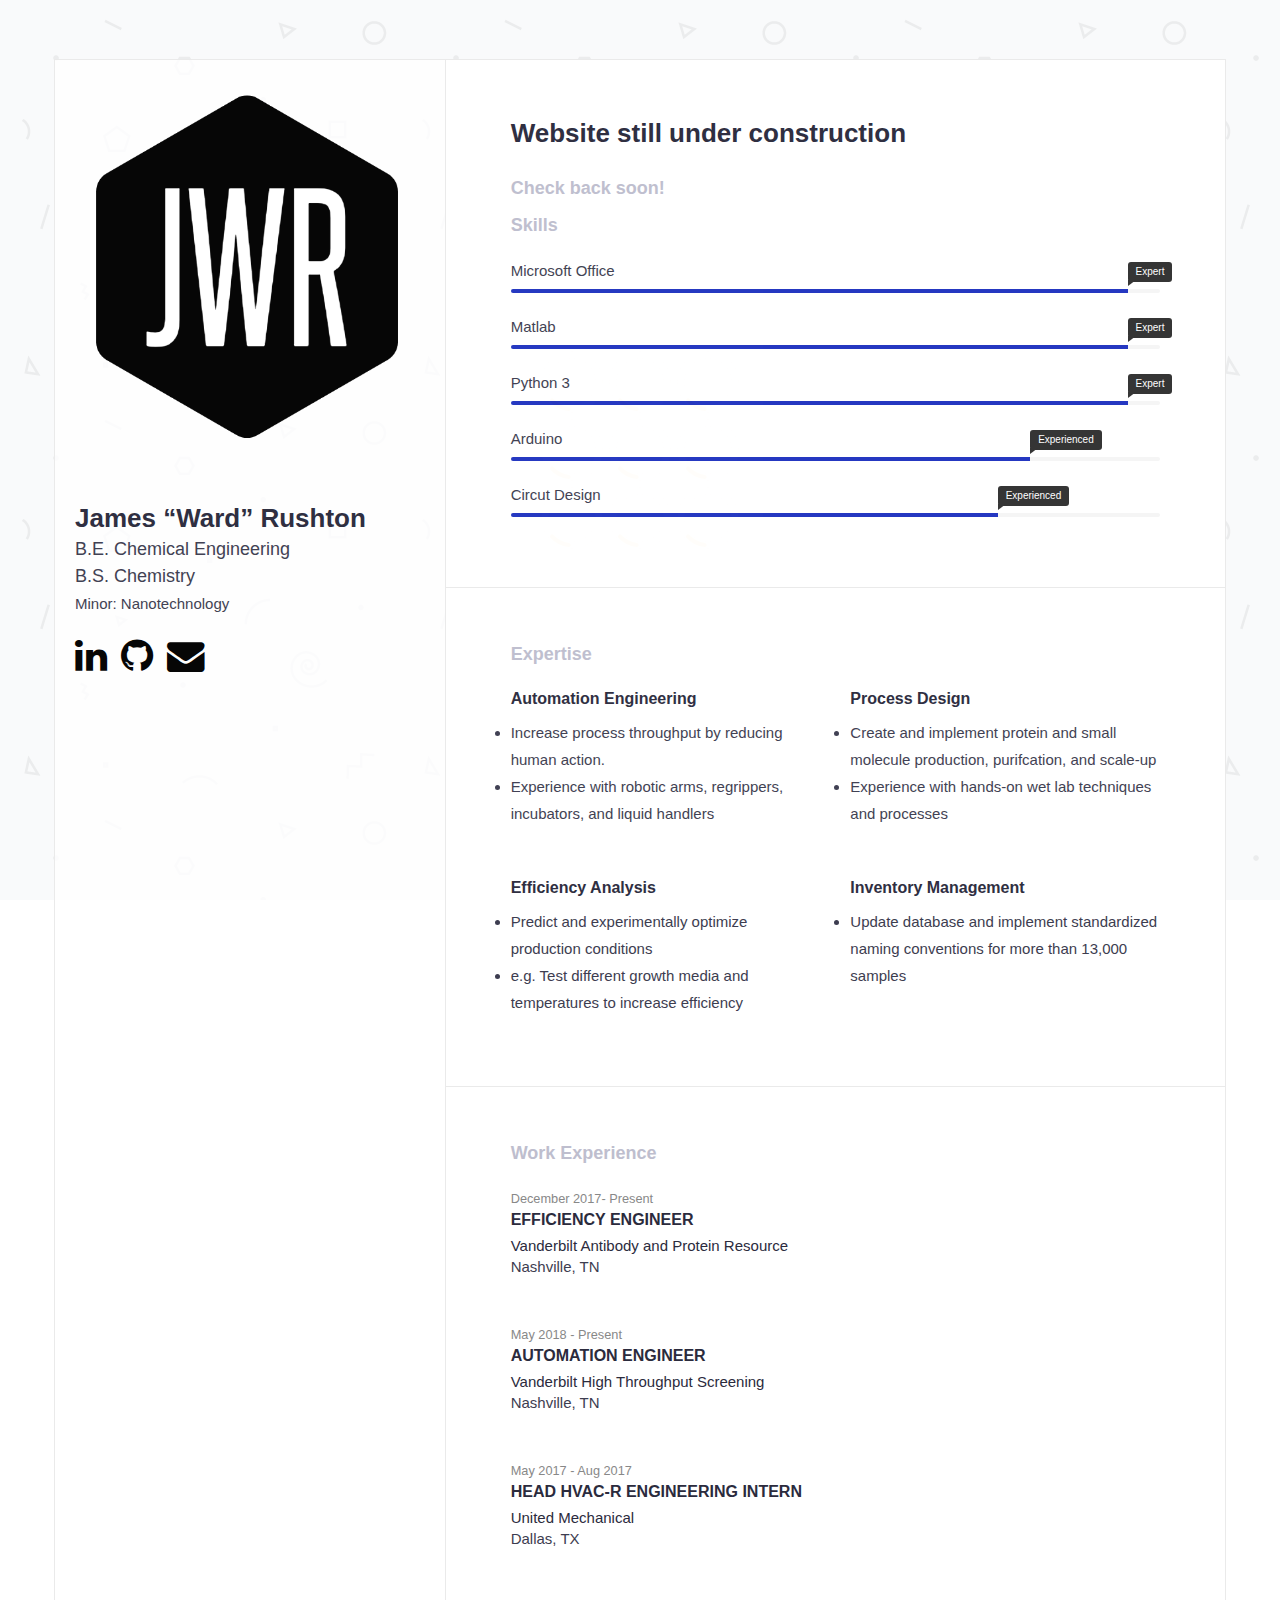
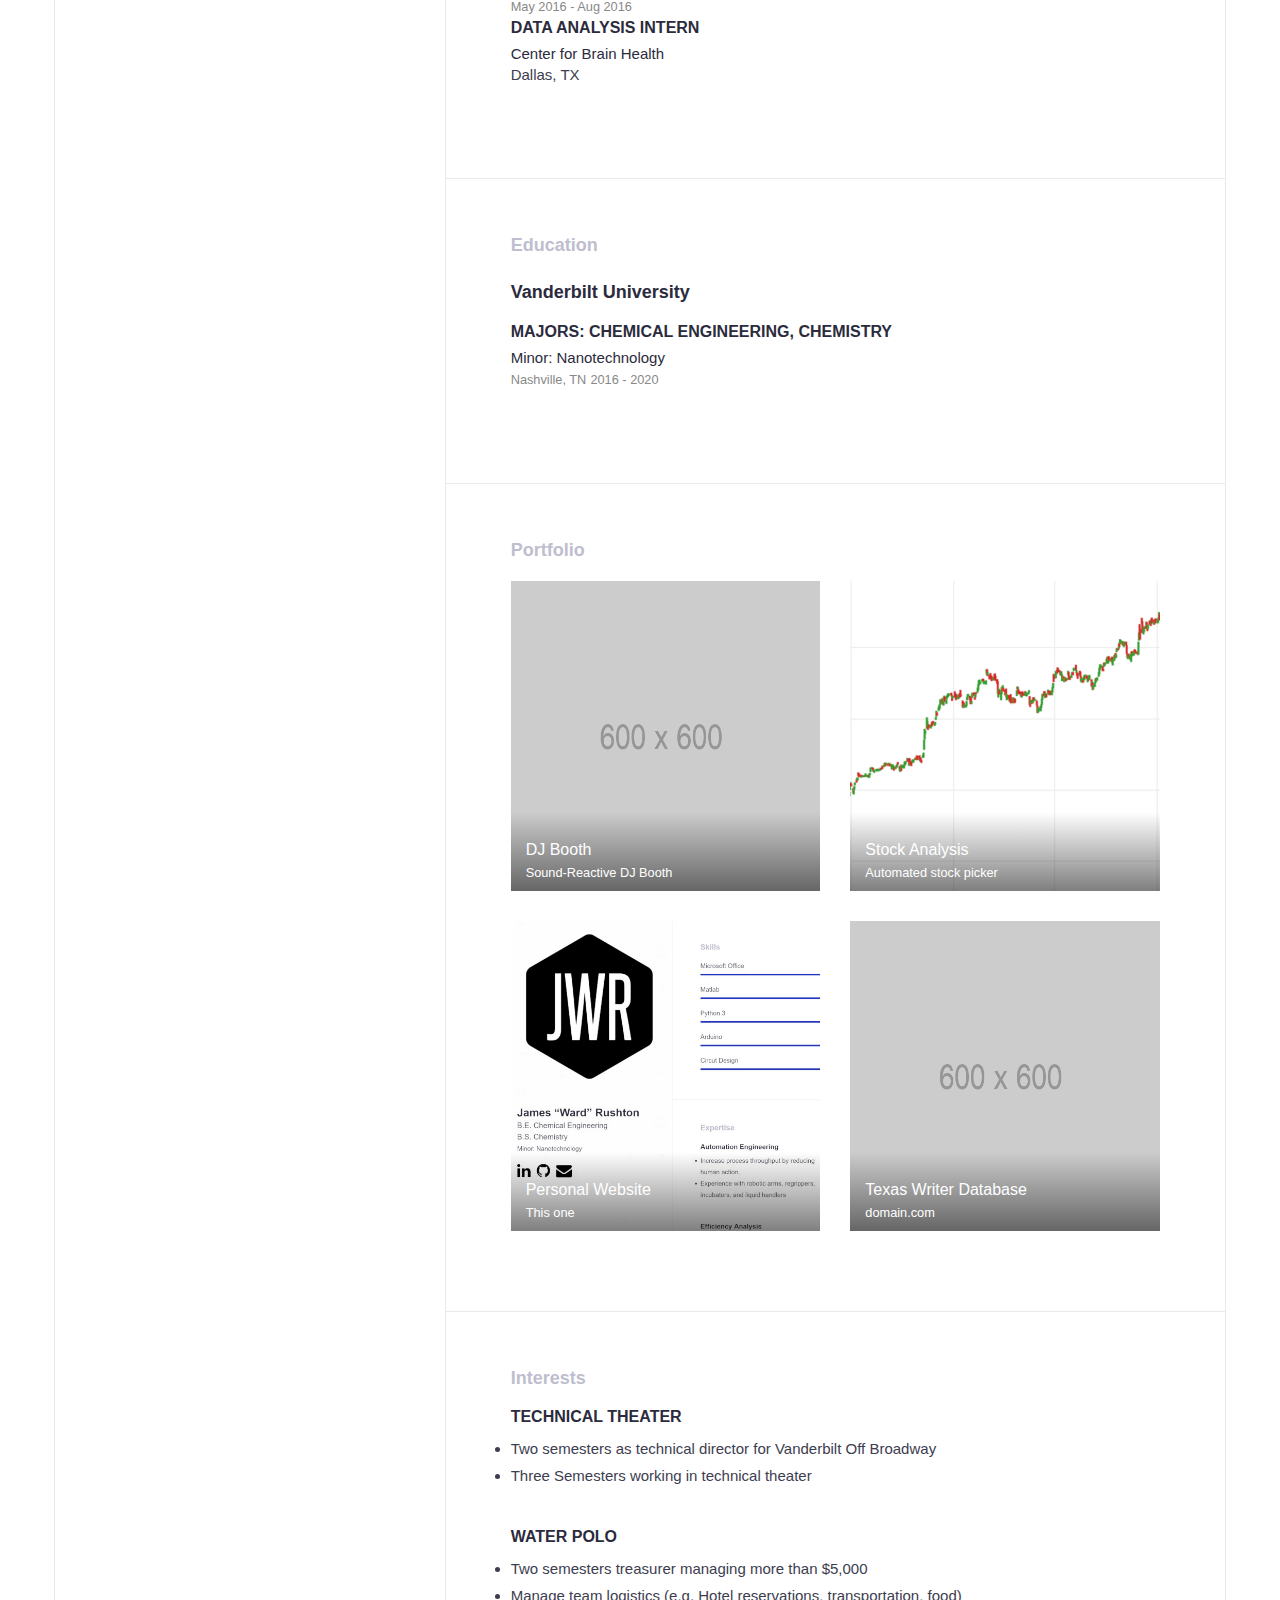
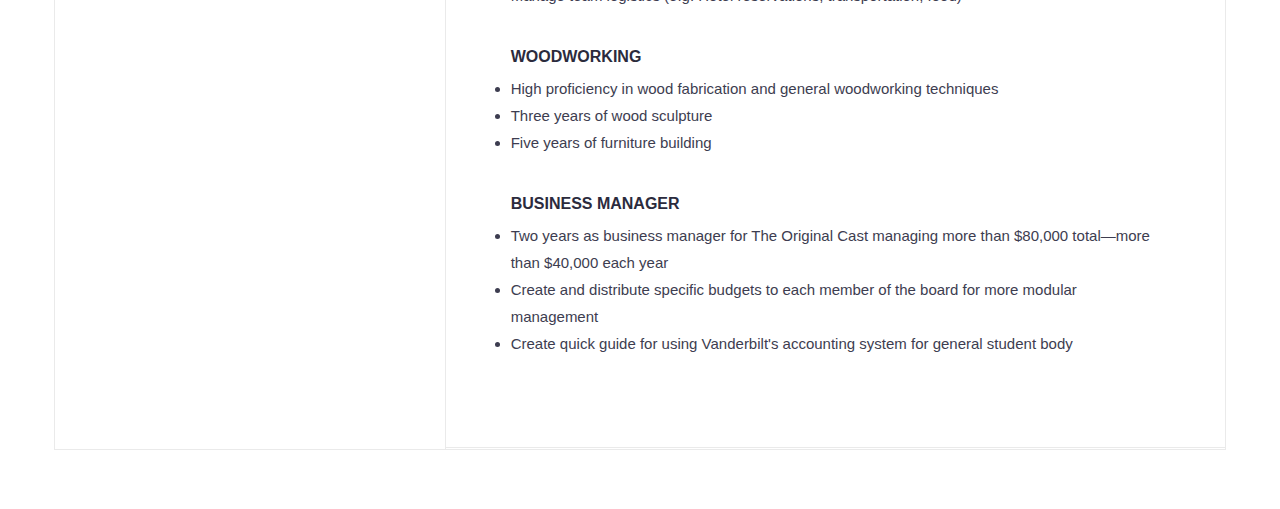
<file: app/templates/index.html>
<!DOCTYPE html>
<html>
<head>
    <meta charset="utf-8">
    <meta http-equiv="X-UA-Compatible" content="IE=edge">
    <meta name="viewport" content="width=device-width, initial-scale=1">
    <meta http-equiv="pragma" content="no-cache">

    <title>Ward Rushton</title>
    <link href='../static/favicon.png' rel=icon>
    <link href="https://fonts.googleapis.com/css?family=Lato:300,400,500,600,700" rel="stylesheet">
    <link href='../static/css/font-awesome.min.css' rel="stylesheet">
    <link href='../static/css/bootstrap.min.css' rel="stylesheet">
    <link href='../static/css/style.css' rel="stylesheet">

</head>

<!-- Beginning of Body -->
<body id="page-top" data-spy="scroll" data-target=".navbar">
<!-- Beginning of Main Wrapper -->
<div id="main-wrapper">
    <div id="preloader">
        <div id="status">
            <div class="status-mes"></div>
        </div>
    </div>

    <!-- Skills Progress Bar -->
    <div class="columns-block container">
        <!-- Left side profile -->
        <div class="left-col-block blocks">
            <header class="header theiaStickySidebar">
                <div class="profile-img">
                    <img src='../static/img/img-profile.png' class="img-responsive"
                         alt="Black hexagon with JWR in white lettering"/>
                </div>


                <div class="content">
                    <div class="col-sm-offset-0">
                        <h1>James &ldquo;Ward&rdquo; Rushton</h1>
                        <span class="lead">B.E. Chemical Engineering</span><br>
                        <span class="lead">B.S. Chemistry</span>
                        <p>Minor: Nanotechnology</p>
                    </div>
                </div>

                <!-- Use Font Awesome icons -->
                <div class="col-sm-offset-0">
                    <ul class="list-inline">
                        <li class="list-inline-item"><a href="https://www.linkedin.com/in/ward-rushton" target="_blank">
                            <i class="fa fa-linkedin" style="font-size: 2.5em;"></i></a></li>
                        <li class="list-inline-item"><a href="https://github.com/wardrush" target="_blank">
                            <i class="fa fa-github" style="font-size: 2.5em;"></i></a></li>
                        <li class="list-inline-item"><a href="mailto:wardrushton@gmail.com">
                            <i class="fa fa-envelope" style="font-size: 2.5em;"></i></a></li>
                    </ul>
                </div>
            </header>
        </div> <!-- End of Left Col Blocks -->


        <!-- Start of the Right Panel -->
        <div class="right-col-block blocks">
            <!-- Skills Progress Bar -->
            <section class="section-wrapper skills-wrapper">
                <div class="container-fluid">
                    <div class="row">
                        <div class="col-md-12">
                            <div class="section-title">
				<h1><strong>Website still under construction</strong></h1>
				<h2><strong>Check back soon!</strong></h2>
                                <h2>Skills</h2>
                            </div>
                        </div>
                    </div>
                    <div class="row">
                        <div class="col-md-12">
                            <div class="progress-wrapper">
                                <div class="progress-item">
                                    <span class="progress-title">Microsoft Office</span>
                                    <div class="progress">
                                        <div class="progress-bar" role="progressbar" aria-valuenow="90"
                                             aria-valuemin="0"
                                             aria-valuemax="100" style="width: 95%"><span
                                                class="progress-percent">Expert</span>
                                        </div>
                                    </div>
                                    <div class="progress-item">
                                    <span class="progress-title">Matlab</span>
                                    <div class="progress">
                                        <div class="progress-bar" role="progressbar" aria-valuenow="90"
                                             aria-valuemin="0"
                                             aria-valuemax="100" style="width: 95%;"><span
                                                class="progress-percent">Expert</span>
                                        </div>
                                    </div>
                                </div>
                                <div class="progress-item">
                                    <span class="progress-title">Python 3</span>
                                    <div class="progress">
                                        <div class="progress-bar" role="progressbar" aria-valuenow="90"
                                             aria-valuemin="0"
                                             aria-valuemax="100" style="width: 95%"><span
                                                class="progress-percent">Expert</span>
                                        </div>
                                    </div>
                                </div>

                                <div class="progress-item">
                                    <span class="progress-title">Arduino</span>
                                    <div class="progress">
                                        <div class="progress-bar" role="progressbar" aria-valuenow="80"
                                             aria-valuemin="0"
                                             aria-valuemax="100" style="width: 80%;"><span
                                                class="progress-percent">Experienced</span>
                                        </div>
                                    </div>
                                </div>
                                <div class="progress-item">
                                    <span class="progress-title">Circut Design</span>
                                    <div class="progress">
                                        <div class="progress-bar" role="progressbar" aria-valuenow="75"
                                             aria-valuemin="0"
                                             aria-valuemax="100" style="width: 75%;"><span
                                                class="progress-percent">Experienced</span>
                                        </div>
                                    </div>
                                </div>
                            </div>
                        </div>
                    </div>
                </div>
            </section> <!-- End of Progress Bar -->


            <!-- Blurbs about self -->
            <!--<div class="right-col-block blocks"> -->
            <div class="theiaStickySidebar">
                <section class="expertise-wrapper section-wrapper gray-bg">
                    <div class="container-fluid">
                        <div class="row">
                            <div class="col-md-12">
                                <div class="section-title">
                                    <h2>Expertise</h2>
                                </div>
                            </div>
                        </div>
                        <div class="row">
                            <div class="col-md-6">
                                <div class="expertise-item">
                                    <h3>Automation Engineering</h3>
                                    <ul style="list-style-type: disc">
                                        <li>Increase process throughput by reducing human action.</li>
                                        <li>Experience with robotic arms, regrippers, incubators, and liquid handlers</li>
                                    </ul>
                                </div>
                            </div>
                            <div class="col-md-6">
                                <div class="expertise-item">
                                    <h3>Process Design</h3>
                                    <ul style="list-style-type: disc">
                                        <li>Create and implement protein and small molecule production,
                                            purifcation, and scale-up</li>
                                        <li>Experience with hands-on wet lab techniques and processes</li>
                                    </ul>
                                </div>
                            </div>
                        </div>
                        <div class="row">
                            <div class="col-md-6">
                                <div class="expertise-item">
                                    <br>
                                    <h3>Efficiency Analysis</h3>
                                    <ul style="list-style-type: disc">
                                        <li>Predict and experimentally optimize production conditions</li>
                                        <li>e.g. Test different growth media and temperatures to increase efficiency</li>
                                    </ul>
                                </div>
                            </div>
                            <div class="col-md-6">
                                <div class="expertise-item">
                                    <br>
                                    <h3>Inventory Management</h3>
                                    <ul style="list-style-type: disc">
                                        <li>Update database and implement standardized naming conventions for
                                            more than 13,000 samples</li>
                                    </ul>
                                </div>
                            </div>
                        </div>
                    </div>
                </section> <!-- End of Blurbs -->

                <!-- Experience -->
                <section class="section-wrapper section-experience gray-bg">
                    <div class="container-fluid">
                        <div class="row">
                            <div class="col-md-12">
                                <div class="section-title"><h2>Work Experience</h2></div>
                            </div>
                        </div>
                        <div class="row">
                            <div class="col-md-12">
                                <div class="content-item">
                                    <small>December 2017- Present</small>
                                    <h3>Efficiency Engineer</h3>
                                    <h4>Vanderbilt Antibody and Protein Resource</h4>
                                    <p>Nashville, TN</p>
                                </div>
                                <div class="content-item">
                                    <small>May 2018 - Present</small>
                                    <h3>Automation Engineer</h3>
                                    <h4>Vanderbilt High Throughput Screening</h4>
                                    <p>Nashville, TN</p>
                                </div>
                                <div class="content-item">
                                    <small>May 2017 - Aug 2017</small>
                                    <h3>Head HVAC-R Engineering Intern</h3>
                                    <h4>United Mechanical</h4>
                                    <p>Dallas, TX</p>
                                </div>
                                <div class="content-item">
                                    <small>May 2016 - Aug 2016</small>
                                    <h3>Data Analysis Intern</h3>
                                    <h4>Center for Brain Health</h4>
                                    <p>Dallas, TX</p>
                                </div>
                            </div>
                        </div>
                    </div>
                </section> <!-- End of Experience -->

                <!-- Education -->
                <section class="section-wrapper section-education">
                    <div class="container-fluid">
                        <div class="row">
                            <div class="col-md-12">
                                <div class="section-title"><h2>Education</h2></div>
                            </div>
                        </div>
                        <div class="row">
                            <div class="col-md-12">
                                <div class="content-item">
                                    <h2>Vanderbilt University</h2>
                                    <h3>Majors: Chemical Engineering, Chemistry</h3>
                                    <h4>Minor: Nanotechnology</h4>
                                    <small>Nashville, TN</small>
                                    <small>2016 - 2020</small>
                                </div>
                            </div>
                        </div>
                    </div>
                </section> <!-- End of Education -->

                <!-- Portfolio -->
                <section class="section-wrapper portfolio-section">
                    <div class="container-fluid">
                        <div class="row">
                            <div class="col-md-12">
                                <div class="section-title">
                                    <h2>Portfolio</h2>
                                </div>
                            </div>
                        </div>
                        <div class="row">
                            <div class="col-md-6">
                                <a class="portfolio-item" target="_blank"
                                   href="https://github.com/wardrush/VandyDJbooth">
                                    <div class="portfolio-thumb">
                                        <img alt="Placeholder Image"
                                             src='../static/img/portfolio-1600.png'>
                                    </div>
                                    <div class="portfolio-info">
                                        <h3>DJ Booth</h3>
                                        <small>Sound-Reactive DJ Booth</small>
                                    </div>
                                </a>
                            </div>
                            <div class="col-md-6">
                                <a class="portfolio-item" target="_blank"
                                   href="https://github.com/wardrush/stock_analysis">
                                    <div class="portfolio-thumb">
                                        <img alt="Placeholder Image"
                                             src='../static/img/portfolio600x600.PNG'>
                                    </div>
                                    <div class="portfolio-info">
                                        <h3>Stock Analysis</h3>
                                        <small>Automated stock picker</small>
                                    </div>
                                </a>
                            </div>

                            <div class="col-md-6">
                                <a class="portfolio-item" target="_blank"
                                   href="https://github.com/wardrush/resume_website">
                                    <div class="portfolio-thumb">
                                        <img src='../static/img/portfolio-3_600.jpg'  alt="">
                                    </div>
                                    <div class="portfolio-info">
                                        <h3>Personal Website</h3>
                                        <small>This one</small>
                                    </div>
                                </a>
                            </div>
                            <div class="col-md-6">
                                <a class="portfolio-item" target="_blank"
                                   href="#">
                                    <div class="portfolio-thumb">
                                        <img src='../static/img/portfolio-1600.png'  alt="">
                                    </div>
                                    <div class="portfolio-info">
                                        <h3>Texas Writer Database</h3>
                                        <small>domain.com</small>
                                    </div>
                                </a>
                            </div>
                        </div>
                    </div>
                </section> <!-- End of Portfolio -->

                <!-- Interests -->
                <section class="section-wrapper section-interest gray-bg">
                    <div class="container-fluid">
                        <div class="row">
                            <div class="col-md-12">
                                <div class="section-title">
                                    <h2>Interests</h2>
                                </div>
                            </div>
                        </div>
                        <div class="row">
                            <div class="col-md-12">
                                <div class="content-item">
                                    <h3>Technical Theater</h3>
                                    <ul style="list-style-type:disc">
                                        <li>Two semesters as technical director for Vanderbilt Off Broadway</li>
                                        <li>Three Semesters working in technical theater</li>
                                    </ul>
                                </div>
                                <div class="content-item">
                                    <h3>Water Polo</h3>
                                    <ul style="list-style-type:disc">
                                        <li>Two semesters treasurer managing more than $5,000</li>
                                        <li>Manage team logistics (e.g. Hotel reservations, transportation, food)</li>
                                    </ul>
                                </div>
                                <div class="content-item">
                                    <h3>Woodworking</h3>
                                    <ul style="list-style-type:disc">
                                        <li>High proficiency in wood fabrication and general woodworking techniques</li>
                                        <li>Three years of wood sculpture</li>
                                        <li>Five years of furniture building</li>
                                    </ul>
                                </div>
                                <div class="content-item">
                                    <h3>Business Manager</h3>
                                    <ul style="list-style-type:disc">
                                        <li>Two years as business manager for The Original Cast managing more than $80,000
                                            total&mdash;more than $40,000 each year</li>
                                        <li>Create and distribute specific budgets to each member of the board for more
                                            modular management</li>
                                        <li>Create quick guide for using Vanderbilt's accounting system for general
                                            student body</li>
                                    </ul>
                                </div>
                            </div>
                        </div>
                    </div>
                </section> <!-- End of Interests -->
            </div> <!-- End of Sticky Sidebar -->
        </div> <!-- End of Right Col Blocks -->
    </div> <!-- End of Blocks -->


    <!-- jquery -->
    <script src='../static/js/jquery-2.1.4.min.js'></script>

    <!-- Bootstrap -->
    <script src='../static/js/bootstrap.min.js'></script>
    <script src='../static/js/theia-sticky-sidebar.js'></script>
    <script src='../static/js/scripts.js'></script>
</div> <!-- End of Main Wrapper -->
</body> <!-- End of Body -->
</html>
</file>
<file: app/static/css/style.css>
/*------------------------------------------------------------------
# [Color codes]

# Body  (text): #3a4750
# Heading Color #444444
# Theme Color (link color) #82b541
# Mid grey (sub header) #f4f4f4
# -------------------------------------------------------------------*/

body {
    font-family : 'Hind', sans-serif;
    font-size   : 15px;
    line-height : 1.8em;
    color       : #3d3d50;
    font-weight : 300;
    background  : url(../img/pattern-bg.png) fixed;
}

/* --------------------------------------
 * Global Typography
 *------------------------------------------*/

h1, h2, h3, h4, h5, h6 {
    margin : 0 0 15px;
    color  : #2b2b3d;
    }

h1 {
    font-size   : 26px;
    line-height : 1.8em;
    font-weight : 700;
    }

h2 {
    font-size   : 18px;
    line-height : 1.8em;
    font-weight : 700;
    }

h3 {
    font-size   : 16px;
    line-height : 1.8em;
    font-weight : 500;
    }

h4 {
    font-size   : 15px;
    line-height : 1.8em;
    font-weight : 500;
    }

h5 {
    font-size   : 15px;
    line-height : 1.5em;
    font-weight : 500;
    }

h6 {
    font-size   : 15px;
    line-height : 1.5em;
    }

/* Icon characteristics */
a {
    color              : #000000;
    text-decoration    : none;
    -webkit-transition : all 0.3s ease 0s;
    -moz-transition    : all 0.3s ease 0s;
    -o-transition      : all 0.3s ease 0s;
    transition         : all 0.3s ease 0s;
    }

a,
a:active,
a:focus,
a:active {
    text-decoration : none;
    outline         : none
    }

a:hover,
a:focus {
    text-decoration : none;
    color           : #2034c0;
    }

p {
    margin-bottom : 20px;
    }

ul {
    margin     : 0;
    padding    : 0;
    list-style : none;
    }

/*------------------
 * Button Style
 *------------------*/
.btn {
    padding        : 14px 30px 11px;
    margin-bottom  : 0;
    font-size      : 14px;
    font-weight    : 500;
    border-radius  : 0;
    border         : 0;
    text-transform : uppercase;
    }

.btn-lg {
    font-weight : 700;
    font-size   : 24px;
    padding     : 15px 30px;
    }

/*btn-primary*/
.btn-primary {
    background-color : #2a54f5;
    }

.btn-primary:hover,
.btn-primary:focus,
.btn-primary:active:focus {
    background : #4b41ff;
    }

/*btn-default*/
.btn-default {
    color            : #2a54f5;
    background-color : transparent;
    border           : 2px solid #2a54f5;
    }

.btn-default:hover,
.btn-default:focus,
.btn-default:active:focus {
    background   : #58f5f2;
    color        : #d9a5ff;
    border-color : #2a54f5;
    }

button:focus,
.btn:focus,
.btn:active:focus {
    outline : none;
    }

/* --------------------
 * Column Block
 * -------------------*/

.columns-block {
    display                : -webkit-flex;
    display                : flex;
    -webkit-flex-direction : row;
    flex-direction         : row;
    margin                 : 60px auto;
    padding                : 0;
    box-shadow             : 0 0 0 1px #eaeaea;
    }

.blocks {
    box-sizing : border-box;
    }

/* The entire left side */
.left-col-block {
    overflow     : hidden;
    -webkit-flex : 1 0 0;
    flex         : 1 0 0;
    position     : relative;
    background   : rgba(255, 255, 255, .8);
    border-right : 1px solid #eaeaea;
    }

/* The entire right side */
.right-col-block {
    -webkit-flex : 2 0 0;
    flex         : 2 0 0;
    position     : relative;
    background   : #ffffff;
    }

@media (max-width : 768px) {

    .columns-block {
        display    : block;
        margin     : 0;
        box-shadow : none;
        }

    .left-col-block {
        width    : 100%;
        position : relative;
        border   : 0;
        }

    .right-col-block {
        width      : 100%;
        position   : relative;
        box-shadow : none;
        }
    }

@media (min-width : 769px) and (max-width : 1024px) {
    .columns-block {
        margin-top    : 30px;
        margin-bottom : 30px;
        }
    }

/* Expertise Section */
.gray-bg {
    background-color : #ffffff;
    }

#main-wrapper {
    overflow : hidden;
    }


.section-wrapper {
    padding       : 50px;
    border-bottom : 1px solid #eaeaea;
    }

@media (max-width : 480px) {
    .section-wrapper {
        padding : 30px 20px;
        }
    }

/*---------------------------
* Section Title
*---------------------------*/
.section-title {
    margin-bottom : 15px;
    }

.section-title h2 {
    margin-bottom : 5px;
    color         : #bebece;
    }

/*-----------------------------
 * NAVIGATION & HEADER STYLE
 *-----------------------------*/

.header {
    padding  : 20px !important;
    margin   : 0;
    position : relative;
    }

.header .profile-img {
    margin-bottom : 50px;
    }

.header .content-wrapper {

    }

.header .content {
    width  : 100%;
    margin : 0 auto;
    }

.header .content h1 {
    line-height : 1;
    margin      : 0 0 5px;
    }

.header .content .lead {
    font-size : 18px;
    }

.header .content .about-text {
    margin : 10px 0;
    }

.header .btn {
    margin-top : 40px;
    }

@media (max-width : 768px) {
    .header {
        padding       : 0;
        text-align    : center;
        border-bottom : 1px solid #ededed;
        }

    .header img {
        margin : 0 auto;
        }

    .header .content {
        padding : 50px;
        }
    }

/* Header Sticky */

.sticky {
    position : -webkit-sticky;
    position : sticky;
    top      : 0;
    }

/*-------------------
 * Social Icon
 *-------------------*/

.icon-buttons {
    margin  : 20px 0;
    padding : 0;
    display : block;
    }

.icon-buttons li {
    display : inline-block;
    margin  : 0 2px;
    }

.icon-buttons li a {
    display       : block;
    font-size     : 12px;
    color         : #333333;
    width         : 34px;
    height        : 34px;
    line-height   : 33px;
    text-align    : center;
    border-radius : 2px;
    border        : 2px solid #eeeeee;
    }

.icon-buttons li a:hover {
    border-color : #cccccc;
    }

/*-------------------
 * Expertise
 *-------------------*/
.expertise-item {
    margin-bottom : 20px;
    }

.expertise-item h3 {
    margin-bottom : 5px;
    font-weight   : 700;
    }

/*-------------------
 * Skills Progressbar
 *-------------------*/

.progress-item {
    position : relative;
    }

.progress-item .progress-title {
    font-size     : 15px;
    font-weight   : 400;
    display       : inline-block;
    margin-bottom : 5px;
    }

.progress-item .progress {
    height        : 4px;
    box-shadow    : none;
    border-radius : 5px;
    }

.progress-item .progress-bar {
    background-color : #2034c0;
    box-shadow       : none;
    text-align       : right;
    }

.progress-item .progress-percent {
    font-size        : 10px;
    background-color : #313131;
    position         : absolute;
    top              : 5px;
    padding          : 0 8px;
    border-radius    : 3px;
    }

.progress-item .progress-percent::before {
    content      : "";
    position     : absolute;
    left         : 0;
    bottom       : -4px;
    border-top   : 6px solid #313131;
    border-right : 8px solid transparent;
    }

/*-------------------
 * Portfolio
 *-------------------*/

.portfolio-item {
    position      : relative;
    display       : block;
    margin-bottom : 30px;
    }

.portfolio-item .portfolio-thumb img {
    height    : auto;
    display   : block;
    max-width : 100%;
    }

.portfolio-item .portfolio-info {
    position   : absolute;
    bottom     : 0;
    padding    : 30px 15px 5px;
    width      : 100%;
    background : -webkit-linear-gradient(
            top,
            transparent 0%,
            rgba(0, 0, 0, 0.5) 100%
    );
    }

.portfolio-item .portfolio-info h3 {
    margin      : 0;
    line-height : 1;
    color       : #ffffff;
    }

.portfolio-item .portfolio-info small {
    color : #ffffff;
    }

.portfolio-item:hover .portfolio-info {
    background : -webkit-linear-gradient(
            top,
            transparent 0%,
            #000 100%
    );
    }

/*-------------------
 * Content Item
 *-------------------*/

.content-item {
    margin-bottom : 40px;
    }

.content-item h3 {
    margin         : 0 0 10px;
    line-height    : 1;
    font-weight    : bold;
    text-transform : uppercase;
    }

.content-item h4 {
    margin      : 0;
    line-height : 1;
    }

.content-item small {
    color : #888888;
    }

/*-------------------
 * Contact
 *-------------------*/

.feedback-form {
    margin-top : 50px;
    }

/*-------------------
 * Form Style
 *-------------------*/
.form-control {
    height        : 50px;
    padding       : 0 20px;
    font-size     : 13px;
    line-height   : 50px;
    color         : #969595;
    border        : 1px solid #cccccc;
    border-radius : 0;
    box-shadow    : none;
    box-sizing    : border-box;
    }

.form-control:focus,
.form-control:active {
    box-shadow : none;
    }

/* ---------------------------------------------- /*
 * Preloader
/* ---------------------------------------------- */
#preloader {
    background : rgba(255, 255, 255,.8);
    bottom     : 0;
    left       : 0;
    position   : fixed;
    right      : 0;
    top        : 0;
    z-index    : 9999;
    }

#status,
.status-mes {
    background-image    : url(../img/preloader.svg);
    background-position : center;
    /* background-repeat   : no-repeat; */
    height              : 200px;
    left                : 50%;
    margin              : -100px 0 0 -100px;
    position            : absolute;
    top                 : 50%;
    width               : 200px;
    }

.status-mes {
    background : none;
    left       : 0;
    margin     : 0;
    text-align : center;
    top        : 65%;
    }
</file>
